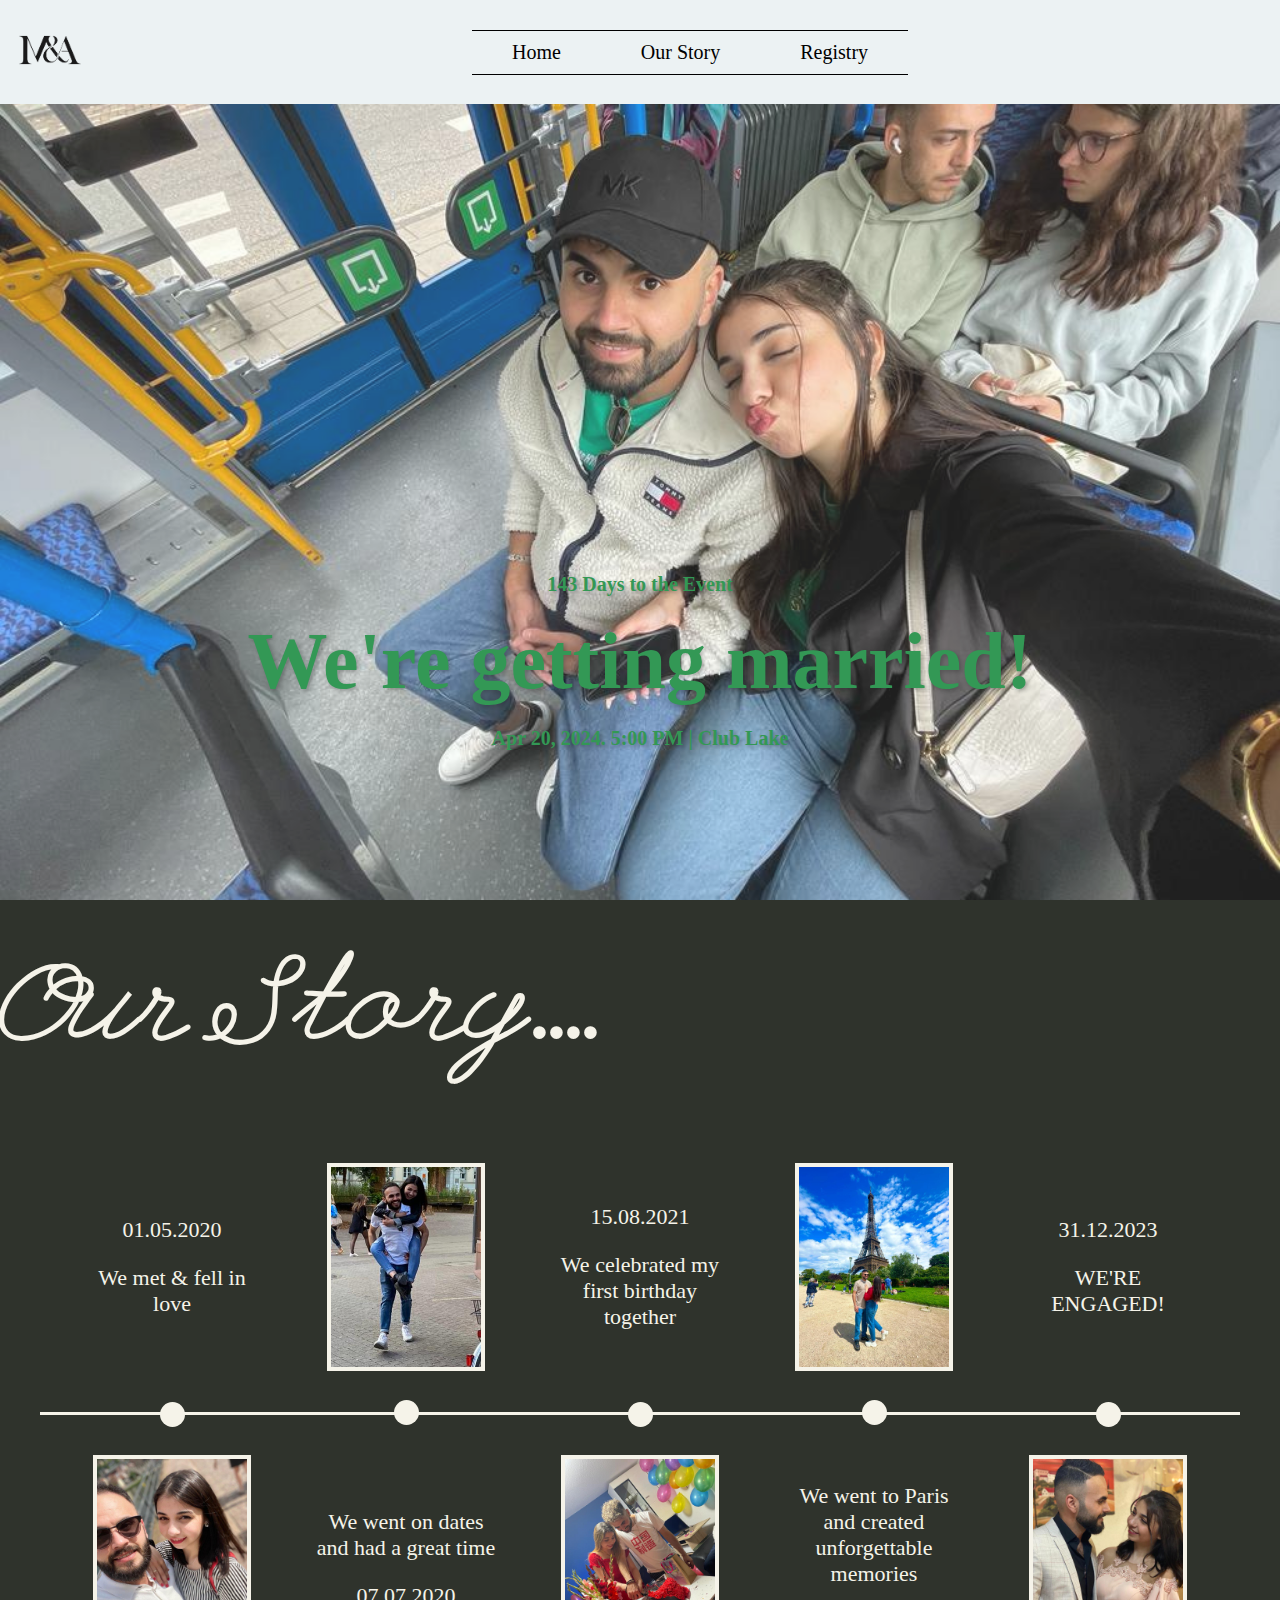
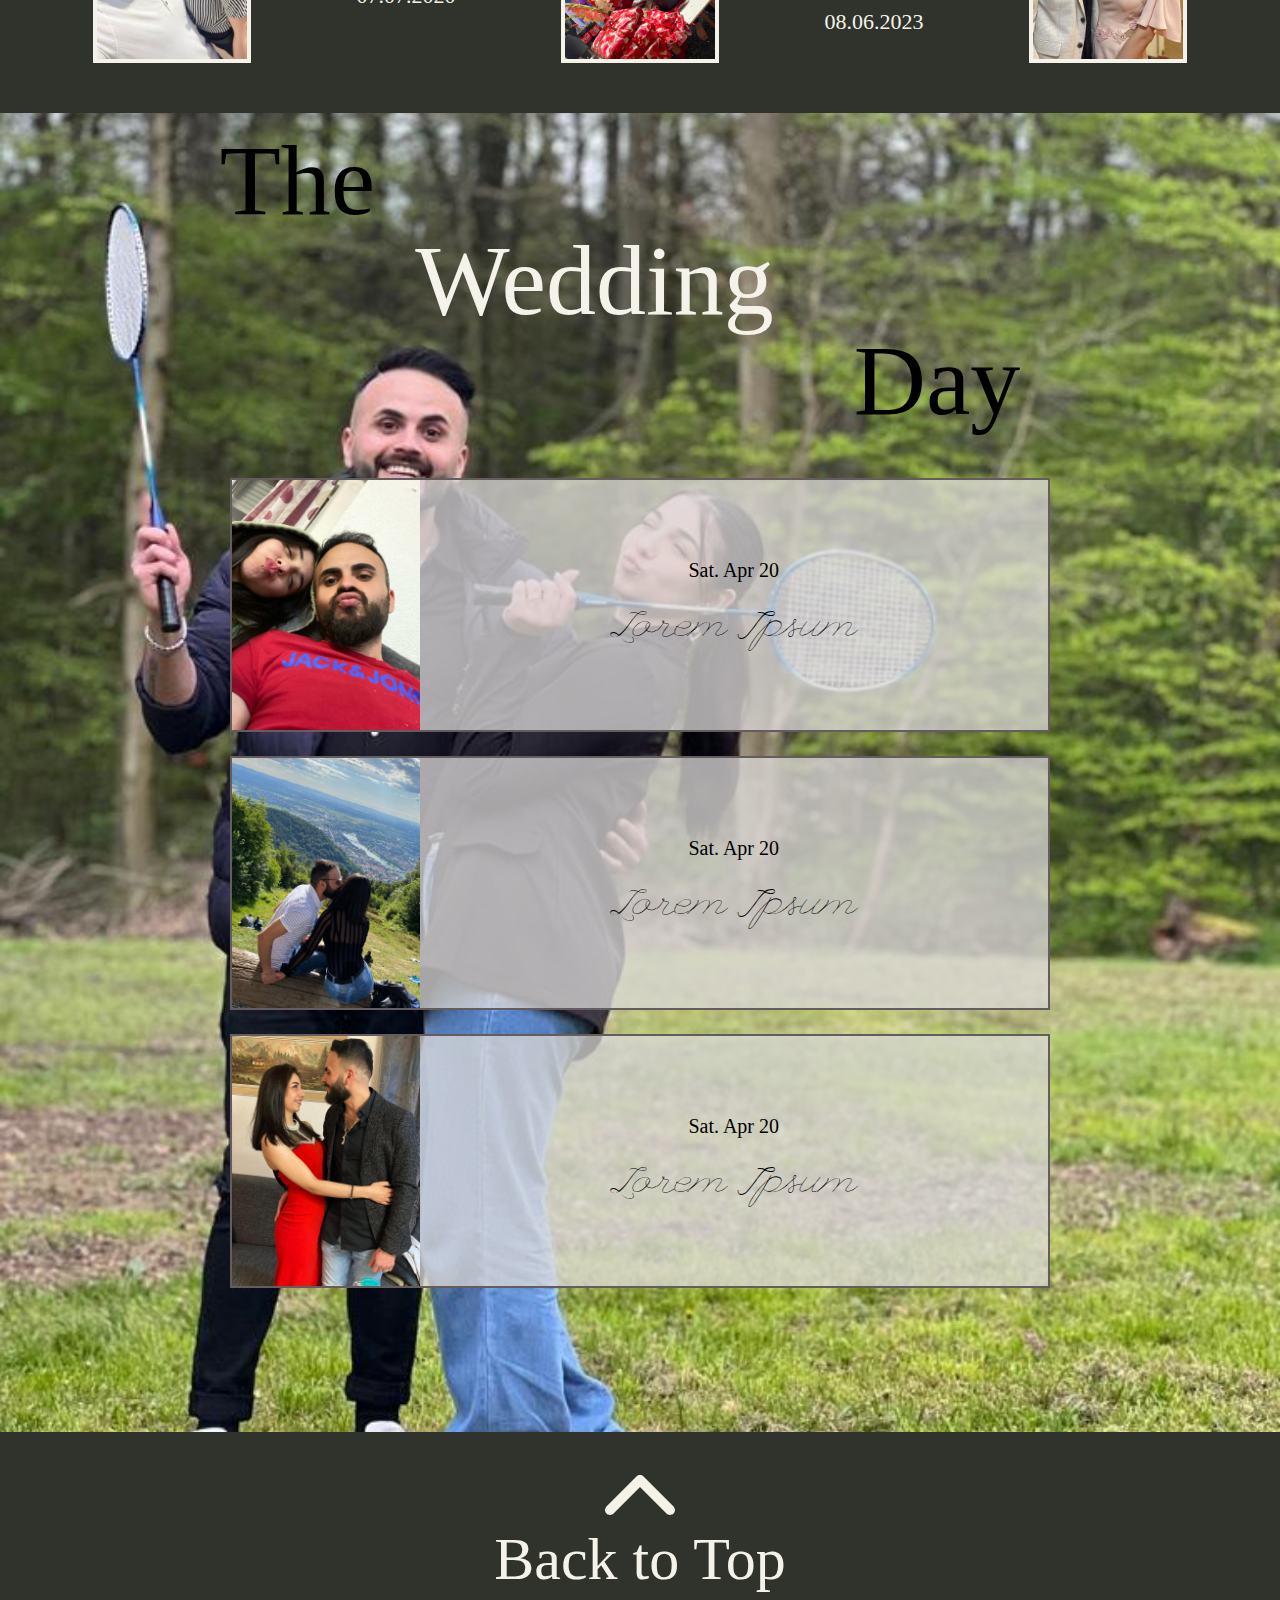
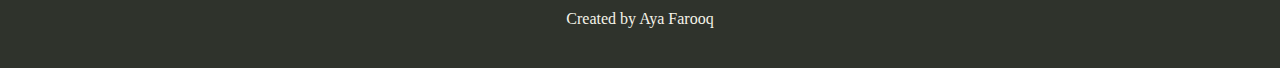
<file: index.html>
<!DOCTYPE html>
<html lang="en">

<head>
    <meta charset="UTF-8">
    <meta name="viewport" content="width=device-width, initial-scale=1.0">
    <title>Hochzeit</title>
    <link rel="stylesheet" href="styles.css" type="text/css" />
    <link rel="preconnect" href="https://fonts.googleapis.com">
    <link rel="preconnect" href="https://fonts.gstatic.com" crossorigin>
    <link href="https://fonts.googleapis.com/css2?family=League+Script&display=swap" rel="stylesheet">
</head>

<body>
<header id="header">
    <div class="container">
        <div class="header-icon">
            <a href="index.html"><img width="100" height="100" src="img/nav-icon.png" alt="..."></a>
        </div>
        <div class="nav">
            <div class="nav-items">
                <a href="index.html" class="nav-item">Home</a>
                <a href="#timeline" class="nav-item">Our Story</a>
                <a href="registry.php" class="nav-item">Registry</a>
            </div>
        </div>
    </div>
</header>
<main>
    <div class="container">
        <div id="header-banner" class="header-banner">
            <div class="header-banner-content">
                <h3>143 Days to the Event</h3>
                <h2>We're getting married!</h2>
                <h3>Apr 20, 2024. 5:00 PM | Club Lake</h3>
            </div>
        </div>
        <div class="content-area">
            <div class="out-story">
                <h1 id="timeline" class="title">
                    Our Story....
                </h1>
                <div class="timeline">
                    <div class="timeline-top-elements">
                        <div class="text">
                            <p>01.05.2020</p>
                            <p>We met & fell in love</p>
                        </div>
                        <div class="img">
                            <img src="img/timeline-img2.jpeg" alt="...">
                        </div>
                        <div class="text">
                            <p>15.08.2021</p>
                            <p>We celebrated my first birthday together</p>
                        </div>
                        <div class="img">
                            <img src="img/timeline-img3.jpeg" alt="...">
                        </div>
                        <div class="text">
                            <p>31.12.2023</p>
                            <p>WE'RE ENGAGED!</p>
                        </div>
                    </div>
                    <div class="timeline-bottom-elements">
                        <div class="img">
                            <img src="img/timeline-img.jpeg" alt="...">
                        </div>
                        <div class="text">
                            <p>We went on dates and had a great time</p>
                            <p>07.07.2020</p>
                        </div>
                        <div class="img">
                            <img src="img/timeline-img4.jpeg" alt="...">
                        </div>
                        <div class="text">
                            <p>We went to Paris and created unforgettable memories</p>
                            <p>08.06.2023</p>
                        </div>
                        <div class="img">
                            <img src="img/timeline-img5.jpeg" alt="...">
                        </div>

                    </div>
                </div>
            </div>
        </div>
    </div>
    <div class="wedding-day-container">
        <div class="wedding-day">
            <div class="title">
                <span>The</span><span>Wedding</span><span>Day</span>
            </div>
            <div class="list-boxes">
                <div class="list-box">
                    <div class="img-box">
                        <img src="img/content-box-img.jpeg" alt="...">
                    </div>
                    <div class="list-box-content">
                        <p>Sat. Apr 20</p>
                        <p>Lorem Ipsum</p>
                    </div>
                </div>
                <div class="list-box">
                    <div class="img-box">
                        <img src="img/content-box-img2.jpeg" alt="...">
                    </div>
                    <div class="list-box-content">
                        <p>Sat. Apr 20</p>
                        <p>Lorem Ipsum</p>
                    </div>
                </div>
                <div class="list-box">
                    <div class="img-box">
                        <img src="img/content-box-img3.jpeg" alt="...">
                    </div>
                    <div class="list-box-content">
                        <p>Sat. Apr 20</p>
                        <p>Lorem Ipsum</p>
                    </div>
                </div>
            </div>
        </div>
    </div>
</main>
<footer>
    <div class="back-to-top">
        <a href="#header-banner">
            <svg xmlns="http://www.w3.org/2000/svg" height="80" width="80" viewBox="0 0 512 512">
                <path fill="#f5f3e9"
                      d="M233.4 105.4c12.5-12.5 32.8-12.5 45.3 0l192 192c12.5 12.5 12.5 32.8 0 45.3s-32.8 12.5-45.3 0L256 173.3 86.6 342.6c-12.5 12.5-32.8 12.5-45.3 0s-12.5-32.8 0-45.3l192-192z" />
            </svg>
            <p>Back to Top</p>
        </a>
    </div>
    <p>Created by Aya Farooq</p>
</footer>
</body>

</html>
</file>
<file: styles.css>
:root {
    --nav-font-size: 20px;
    --text-color: black;
    --light-text-color: #f5f3e9;
    --title-font-family: 'League Script', cursive;
}

html {
    scroll-behavior: smooth;
}

body {
    margin: 0;
}

header {
    z-index: 2;
    position: fixed;
    top: 0;
    width: 100%;
    background-color: #ecf2f3;
    margin: 0;
}

header .container {
    display: flex;
    justify-content: space-between;
    align-items: center;
    margin: 0 0 auto;
    width: 100%;
}

.nav {
    border-block: 1px solid;
    margin: 0 auto;
}

.nav-items {
    display: flex;
    justify-content: space-evenly;
    padding-block: 10px;
}

.nav-items a {
    transition: transform 0.2s;
    text-decoration: none;
    color: var(--text-color);
    font-size: var(--nav-font-size);
    padding-inline: 40px;
}

.nav-items a:hover {
    transform: scale(1.1);
}

.header-banner {
    background-image: url("img/header-banner.jpeg");
    background-attachment: fixed;
    background-position: 0 -190px;
    background-repeat: no-repeat;
    background-size: cover;
    height: 100vh;
    min-height: 500px;
    display: flex;
    justify-content: flex-end;
    flex-direction: column;
}

main .header-banner::before {
    content: "";
    background-color: rgba(236, 242, 243, 0.13);
    width: 100%;
    height: 100%;
    position: absolute;
}

.header-banner-content {
    margin: 0 0 150px;
    display: flex;
    flex-direction: column;
    align-items: center;
}

.header-banner-content h2 {
    padding: 20px 0;
    font-size: 80px;
    color: #178C3E;
    font-family: 'Simonetta', serif;
    text-shadow: 2px 2px 4px rgba(0, 0, 0, 0.3);
}

.header-banner-content h3 {
    font-size: 20px;
    font-family: 'Simonetta', serif;
    color: #178C3E;
    text-shadow: 2px 2px 4px rgba(0, 0, 0, 0.4);

}

.header-banner-content h3, .header-banner-content h2 {
    margin: 0;
}


.out-story {
    background-color: #2f332c;
    padding-block: 50px;
    width: 1440px;
}

h1.title {
    padding-bottom: 80px;
    margin: 0;
    font-family: 'League Script', cursive;
    font-size: 120px;
    color: var(--light-text-color);
}

.content-area {
    background-color: #2f332c;
    display: flex;
    justify-content: center;
}

.timeline::after {
    content: "";
    background-color: var(--light-text-color);
    width: 1200px;
    height: 3px;
}

.timeline {
    display: flex;
    justify-content: center;
    height: 500px;
    align-items: center;
    position: relative;
}

.timeline img {
    width: 150px;
    height: 200px;
    object-fit: cover;
}

.timeline-top-elements {
    display: flex;
    position: absolute;
    top: 0;
    align-items: center;
}

.timeline-bottom-elements {
    display: flex;
    position: absolute;
    bottom: 0;
    align-items: center;
}

.timeline .text {
    text-align: center;
    width: 180px;
    font-size: 22px;
    color: var(--light-text-color);
    padding-inline: 65px;
}

.timeline .img {
    border: 4px solid var(--light-text-color);
    position: relative;
    height: 200px;
}

.timeline-top-elements .img::after {
    content: "";
    width: 25px;
    height: 25px;
    position: absolute;
    top: 233px;
    left: 63px;
    border-radius: 25px;
    background-color: var(--light-text-color);
}

.timeline-bottom-elements .img::before {
    content: "";
    width: 25px;
    height: 25px;
    position: absolute;
    top: -57px;
    left: 63px;
    border-radius: 25px;
    background-color: var(--light-text-color);
}

.wedding-day-container {
    background-image: url(img/wedding-day.jpeg);
    background-position: 0 -500px;
    background-repeat: no-repeat;
    background-size: cover;
    display: flex;
    flex-direction: column;
    align-content: center;
    align-items: center;
}


.wedding-day-container .wedding-day {
    text-align: center;
    padding: 10px 0 120px;
}

.wedding-day-container .wedding-day .title {
    display: flex;
    justify-content: center;
    margin: 0 0 40px;
    font-size: 100px;
    font-family: 'Simonetta', serif;
}

.wedding-day-container .wedding-day .title span ~ span {
    color: #f5f3e9;
    margin-top: 100px;
    padding-inline: 40px;
}

.wedding-day-container .wedding-day .title span ~ span ~ span {
    margin-top: 200px;
}

.wedding-day-container .wedding-day .title span ~ span ~ span, .wedding-day .title span {
    color: black;
}

.list-boxes {
    display: flex;
    flex-direction: column;
    align-items: center;
}

.list-box {
    background-color: rgba(220, 217, 216, 0.76);
    margin-bottom: 24px;
    display: flex;
    border: 2px solid #655d5d;
    align-items: center;
    height: 250px;
}

.wedding-day-container .img-box {
    overflow: hidden;
    height: 100%;
}

.list-box img {
    object-fit: contain;
    width: 100%;
    height: 100%;
    transition: transform 0.6s ease;
}

.list-box img:hover {
    transform: scale(120%);
}


.list-box-content {
    position: relative;
    z-index: 1;
    padding-inline: 190px;
}

.list-box-content p {
    font-size: 20px;
    margin-block: 24px;
}

.list-box-content p ~ p {
    font-size: 42px;
    font-family: 'League Script', cursive;
}

.list-box-content a {
    padding: 10px 60px;
    text-decoration: none;
    font-size: 20px;
    font-weight: normal;
    background-color: #493b26;
    color: var(--light-text-color);
    transition: color, background-color 0.5s;
}

.list-box-content a:hover {
    color: #493b26;
    background-color: var(--light-text-color);
}


footer {
    display: flex;
    flex-direction: column;
    align-items: center;
    background-color: #2f332c;
    padding-block: 24px;
}

footer .footer-logo img {
    width: 200px;
}

footer .back-to-top a {
    text-decoration: none;
    color: var(--light-text-color);
}

footer p {
    color: var(--light-text-color);
}

.back-to-top {
    text-align: center;
    font-size: 60px;
}

.back-to-top svg {
    margin-bottom: -30px;
}

.back-to-top p {
    margin: 0;
}

/*REGISTRY SITE*/

#header-registry .container {
    display: grid;
    background-color: #c0b6a8;
    justify-content: center;
}

header .header-text p {
    margin: 20px;
}

header .header-text a {
    color: #493b26;
    text-decoration: none;
    font-size: 40px;
    margin: 0;
}

#registry-main {
    min-height: 100vh;
    display: flex;
    background-color: #c0b6a8;
    align-items: center;
    flex-direction: column;
}

#registry-main .container {
    padding-block: 60px;
    width: 1440px;
    display: flex;
    justify-content: center;
    flex-direction: column;
}

#registry-main .container .row {
    display: flex;
    flex-direction: row;
    justify-content: center;
}

#registry-main .container .row .item {
    margin-right: 20px;
}


#registry-main .container .row ~ .row {
    margin: 20px 0;
}

#registry-main .container .row ~ .row ~ .row {
    margin: 0;
}

#registry-main .container .row .item {
    position: relative;
    display: flex;
    background-color: #493b26;
    width: 300px;
    height: 550px;
    justify-content: flex-start;
    flex-direction: column;
}

#registry-main .item .img-box {
    overflow: hidden;
    width: 100%;
}

#registry-main .item img {
    width: 100%;
    max-height: 100%;
    transition: transform 0.6s ease;
}

#registry-main .item img:hover {
    transform: scale(120%);
}

#registry-main .item .content-box {
    padding: 20px;
    display: flex;
    flex-direction: column;
    align-items: flex-start;
}

#registry-main .item .content-box h2, #registry-main .item .content-box p {
    color: #c0b6a8;
}

#registry-main .item .content-box .buy-btn {
    text-decoration: none;
    background-color: #c0b6a8;
    color: #493b26;
    padding: 10px 24px;
    transition: color, background-color 0.3s;
}

#registry-main .item .content-box .buy-btn:hover {
    background-color: #493b26;
    color: #c0b6a8;
    border: 1px solid #c0b6a8;
}

/*LOGIN SITE*/

.login-main, .register-main {
    padding: 120px 0;
}

.login-page, .register-page {
    width: 360px;
    padding: 8% 0 0;
    margin: auto;
}

.form {
    position: relative;
    z-index: 1;
    background: #FFFFFF;
    max-width: 360px;
    margin: 0 auto 100px;
    padding: 45px;
    text-align: center;
    box-shadow: 0 0 20px 0 rgba(0, 0, 0, 0.2), 0 5px 5px 0 rgba(0, 0, 0, 0.24);
}

.form input {
    font-family: "Roboto", sans-serif;
    outline: 0;
    background: #f2f2f2;
    width: 100%;
    border: 0;
    margin: 0 0 15px;
    padding: 15px;
    box-sizing: border-box;
    font-size: 14px;
}

a {
    color: #FFFFFF;
    text-decoration: none;
}

a:hover {
    color: #493b26;
    text-decoration: none;
}

.form-btn{
    font-family: "Roboto", sans-serif;
    text-transform: uppercase;
    outline: 0;
    background: #493b26;
    width: 100%;
    border: 2px solid #493b26;
    padding: 15px;
    color: #FFFFFF!important;
    font-size: 14px;
    transition: all 0.3s ease;
    cursor: pointer;
    margin-block: 20px;
}

.form-btn:hover, .form-btn:active, .form-btn:focus {
    color: #493b26!important;
    background: #FFFFFF;
    border: 2px solid #493b26;
}

.form .message {
    margin: 15px 0 0;
    color: #b3b3b3;
    font-size: 12px;
}

.form .message a {
    color: #493b26;
    text-decoration: none;
}

span.reg-text, span a {
    color: #493b26;
    text-decoration: none;
    font-family: "Roboto", sans-serif;
}

span.reg-text a {
    font-weight: bolder;
}

p.error-message {
    color: red;
}

p.loggedin-user {
    font-family: "Roboto", sans-serif;
    color: #493b26;
    font-size: 25px;
    margin: 0;
}

.header-text {
    text-align: center;
}

p.loggedin-user span {
    font-weight: bold;
}

#header-thanks .container {
    display: grid;
    background-color: #c0b6a8;
    justify-content: center;
    padding-block: 250px;
}

section.filterIcons {
    margin-top: 255px;
    display: flex;
    width: 600px;
    flex-direction: row;
    flex-wrap: nowrap;
    justify-content: space-between;
}

.filterIcon img {
    width: 180px;
}

.inactive {
    display: none!important;
}

.deselected {
    opacity: 0.3;
}

.active {
    display: block;
}


/* RESPONSIVE */

@media only screen and (max-width: 1888px) {
    .header-banner {
        background-position: center;
    }
}

@media only screen and (max-width: 1368px) {
    .wedding-day-container {
        background-position: 0;
    }

}

@media only screen and (max-width: 1231px) {
    .timeline {
        display: none;
    }
}

@media only screen and (max-width: 768px) {
    body {
        font-size: 16px;
    }

    header .container {
        flex-direction: column;
        align-items: center;
    }

    .nav-items a {
        padding-inline: 20px;
    }

    .header-banner-content h2 {
        font-size: 40px;
    }

    .header-banner-content h3 {
        font-size: 16px;
    }

    .out-story {
        width: 100%;
    }

    .timeline::after {
        width: 100%;
    }

    .timeline img {
        width: 100px;
        height: 150px;
    }

    .wedding-day-container .wedding-day .title {
        font-size: 60px;
    }

    .list-box {
        height: auto;
    }

    .list-box img {
        transform: scale(1);
    }

    .list-box-content {
        padding-inline: 20px;
    }

    .list-box-content p {
        font-size: 16px;
    }

    .list-box-content p ~ p {
        font-size: 32px;
    }

    .list-box-content a {
        padding: 8px 30px;
        font-size: 16px;
    }
}

@media only screen and (max-width: 480px) {
    body {
        font-size: 14px;
    }

    header .container {
        padding: 10px;
    }

    .nav-items a {
        padding-inline: 10px;
        font-size: 14px;
    }

    .header-banner-content h2 {
        font-size: 30px;
    }

    .header-banner-content h3 {
        font-size: 14px;
    }

    .out-story {
        width: 100%;
        padding-block: 30px;
    }

    .timeline img {
        width: 80px;
        height: 120px;
    }

    .wedding-day-container .wedding-day .title {
        font-size: 40px;
    }

    .list-box img {
        transform: scale(1);
    }

    .list-box-content {
        padding-inline: 10px;
    }

    .list-box-content p {
        font-size: 14px;
    }

    .list-box-content p ~ p {
        font-size: 28px;
    }

    .list-box-content a {
        padding: 6px 20px;
        font-size: 14px;
    }

    footer {
        padding-block: 12px;
    }

    footer .footer-logo img {
        width: 150px;
    }

    .back-to-top {
        font-size: 40px;
    }
}
</file>
